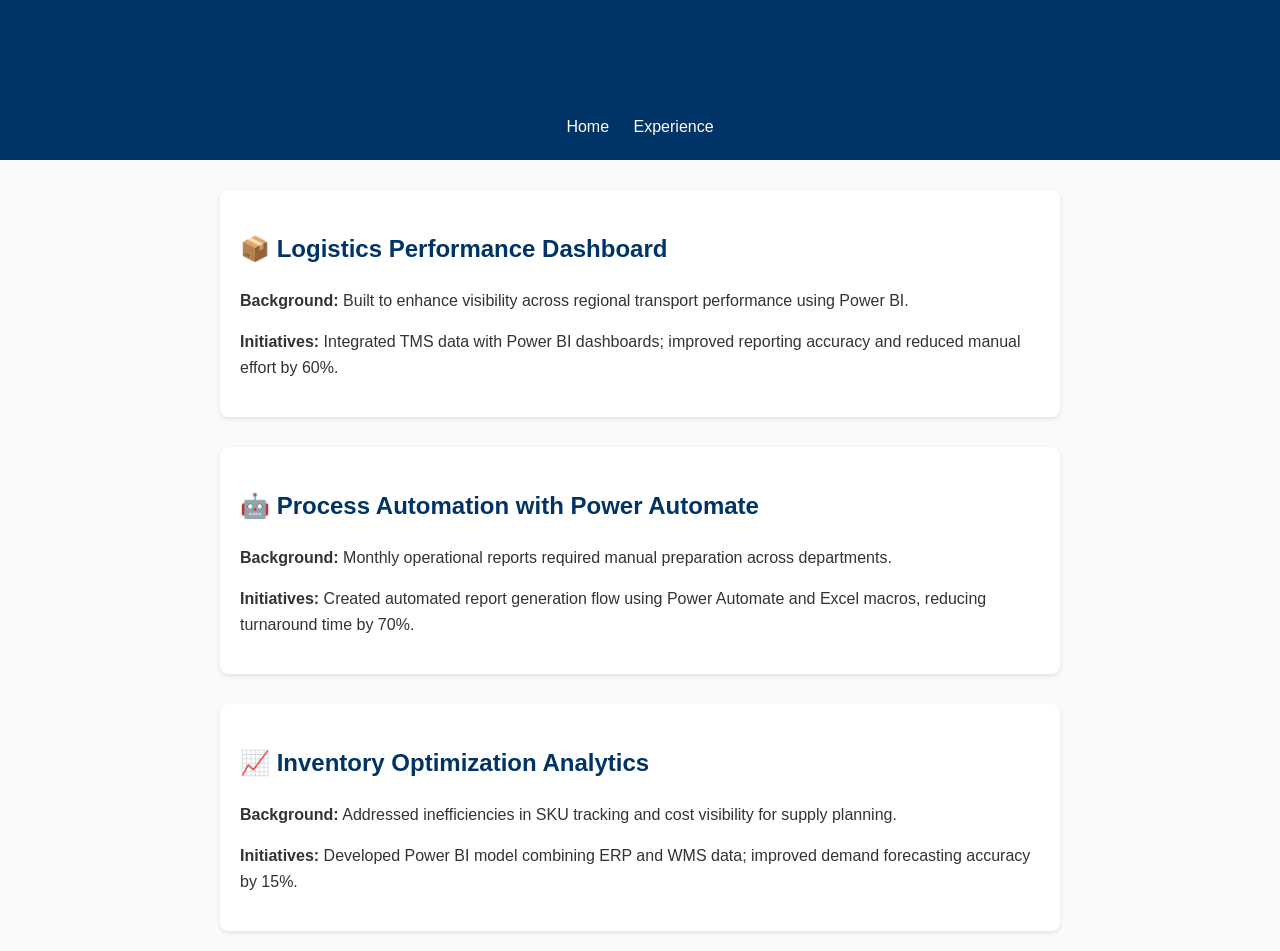
<file: portfolio.html>
<!DOCTYPE html>
<html lang="en">
<head>
  <meta charset="UTF-8" />
  <title>Portfolio | Leonardo Sitorus</title>
  <link rel="stylesheet" href="css/style.css" />
</head>
<body>
  <header class="header">
    <h1>Portfolio</h1>
    <nav>
      <a href="index.html">Home</a>
      <a href="work.html">Experience</a>
    </nav>
  </header>

  <section class="portfolio-item">
    <h2>📦 Logistics Performance Dashboard</h2>
    <p><strong>Background:</strong> Built to enhance visibility across regional transport performance using Power BI.</p>
    <p><strong>Initiatives:</strong> Integrated TMS data with Power BI dashboards; improved reporting accuracy and reduced manual effort by 60%.</p>
  </section>

  <section class="portfolio-item">
    <h2>🤖 Process Automation with Power Automate</h2>
    <p><strong>Background:</strong> Monthly operational reports required manual preparation across departments.</p>
    <p><strong>Initiatives:</strong> Created automated report generation flow using Power Automate and Excel macros, reducing turnaround time by 70%.</p>
  </section>

  <section class="portfolio-item">
    <h2>📈 Inventory Optimization Analytics</h2>
    <p><strong>Background:</strong> Addressed inefficiencies in SKU tracking and cost visibility for supply planning.</p>
    <p><strong>Initiatives:</strong> Developed Power BI model combining ERP and WMS data; improved demand forecasting accuracy by 15%.</p>
  </section>
</body>
</html>
</file>
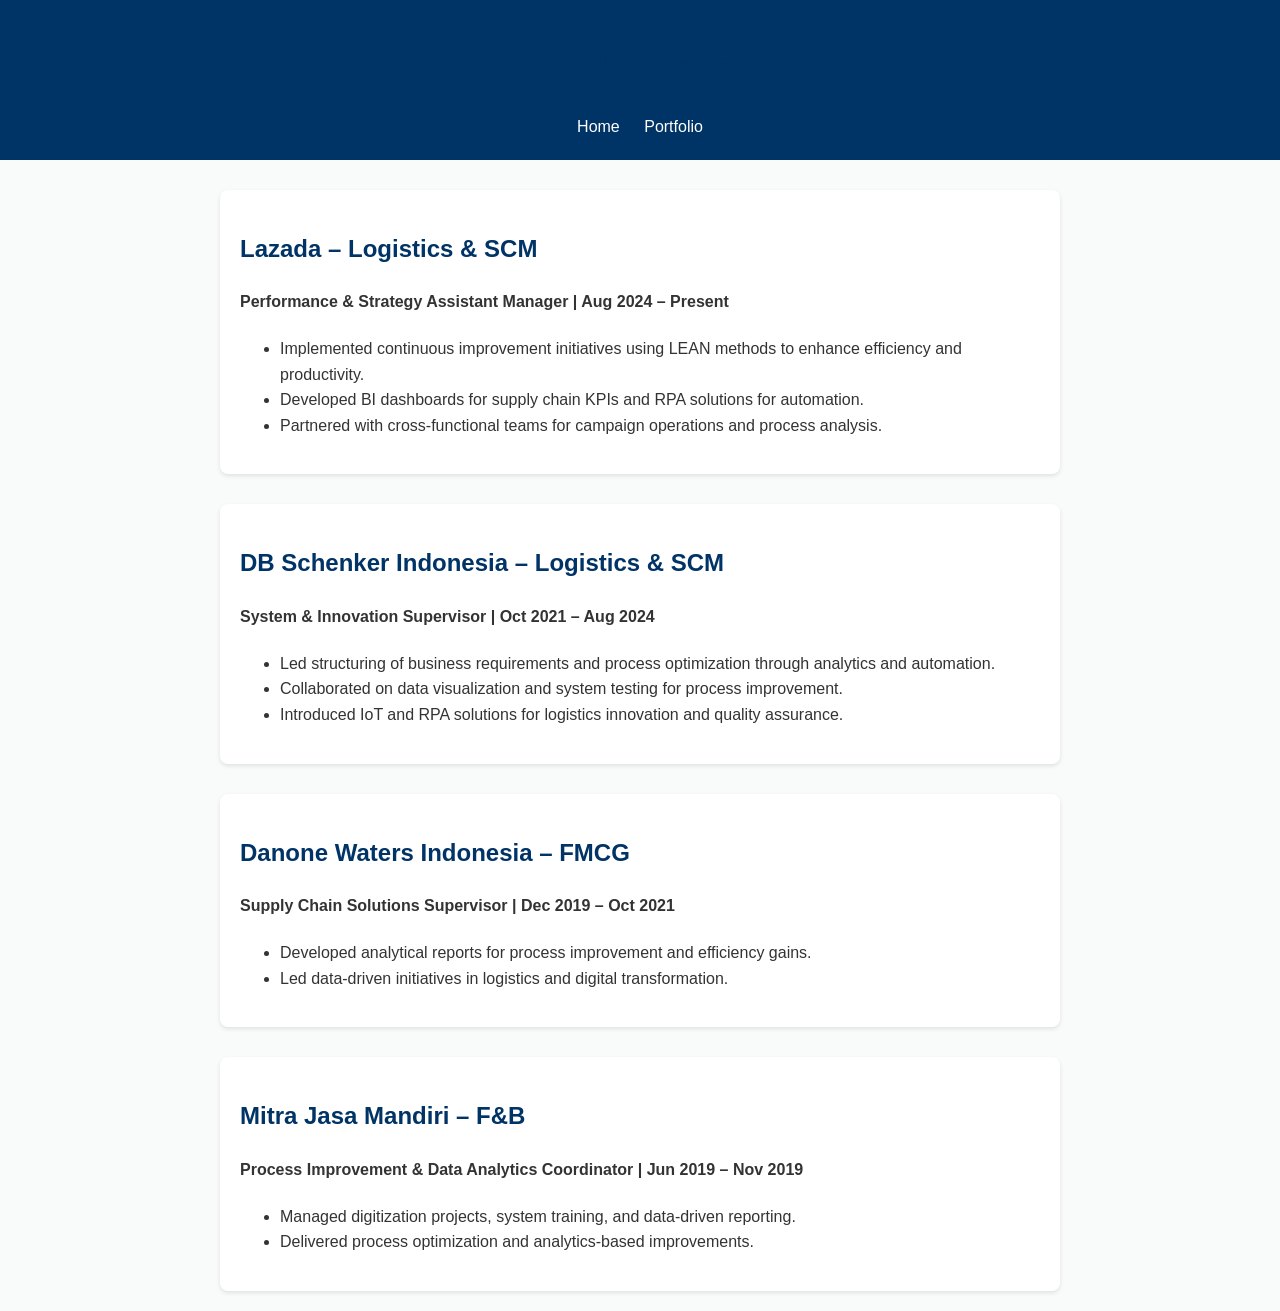
<file: work.html>
<!DOCTYPE html>
<html lang="en">
<head>
  <meta charset="UTF-8" />
  <title>Work Experience | Leonardo Sitorus</title>
  <link rel="stylesheet" href="css/style.css" />
</head>
<body>
  <header class="header">
    <h1>Work Experience</h1>
    <nav>
      <a href="index.html">Home</a>
      <a href="portfolio.html">Portfolio</a>
    </nav>
  </header>

  <section class="job">
    <h2>Lazada – Logistics & SCM</h2>
    <h4>Performance & Strategy Assistant Manager | Aug 2024 – Present</h4>
    <ul>
      <li>Implemented continuous improvement initiatives using LEAN methods to enhance efficiency and productivity.</li>
      <li>Developed BI dashboards for supply chain KPIs and RPA solutions for automation.</li>
      <li>Partnered with cross-functional teams for campaign operations and process analysis.</li>
    </ul>
  </section>

  <section class="job">
    <h2>DB Schenker Indonesia – Logistics & SCM</h2>
    <h4>System & Innovation Supervisor | Oct 2021 – Aug 2024</h4>
    <ul>
      <li>Led structuring of business requirements and process optimization through analytics and automation.</li>
      <li>Collaborated on data visualization and system testing for process improvement.</li>
      <li>Introduced IoT and RPA solutions for logistics innovation and quality assurance.</li>
    </ul>
  </section>

  <section class="job">
    <h2>Danone Waters Indonesia – FMCG</h2>
    <h4>Supply Chain Solutions Supervisor | Dec 2019 – Oct 2021</h4>
    <ul>
      <li>Developed analytical reports for process improvement and efficiency gains.</li>
      <li>Led data-driven initiatives in logistics and digital transformation.</li>
    </ul>
  </section>

  <section class="job">
    <h2>Mitra Jasa Mandiri – F&B</h2>
    <h4>Process Improvement & Data Analytics Coordinator | Jun 2019 – Nov 2019</h4>
    <ul>
      <li>Managed digitization projects, system training, and data-driven reporting.</li>
      <li>Delivered process optimization and analytics-based improvements.</li>
    </ul>
  </section>
</body>
</html>
</file>
<file: css/style.css>
body {
  font-family: 'Segoe UI', Tahoma, Geneva, Verdana, sans-serif;
  background-color: #f9fafa;
  color: #333;
  margin: 0;
  line-height: 1.6;
}
.header {
  background: #003366;
  color: white;
  padding: 20px 0;
  text-align: center;
}
.header img.profile-pic {
  width: 120px;
  height: 120px;
  border-radius: 50%;
  margin-bottom: 10px;
  border: 3px solid white;
}
.header nav a {
  color: #fff;
  margin: 0 10px;
  text-decoration: none;
  font-weight: 500;
}
.header nav a:hover {
  text-decoration: underline;
}
section {
  max-width: 800px;
  margin: 30px auto;
  padding: 0 20px;
}
h1, h2, h3 {
  color: #003366;
}
.job, .portfolio-item {
  background: #ffffff;
  padding: 20px;
  margin-bottom: 20px;
  border-radius: 8px;
  box-shadow: 0 2px 4px rgba(0,0,0,0.1);
}
.contact-list li {
  margin-bottom: 8px;
}
footer {
  text-align: center;
  padding: 15px;
  background: #003366;
  color: white;
  font-size: 14px;
}
</file>
